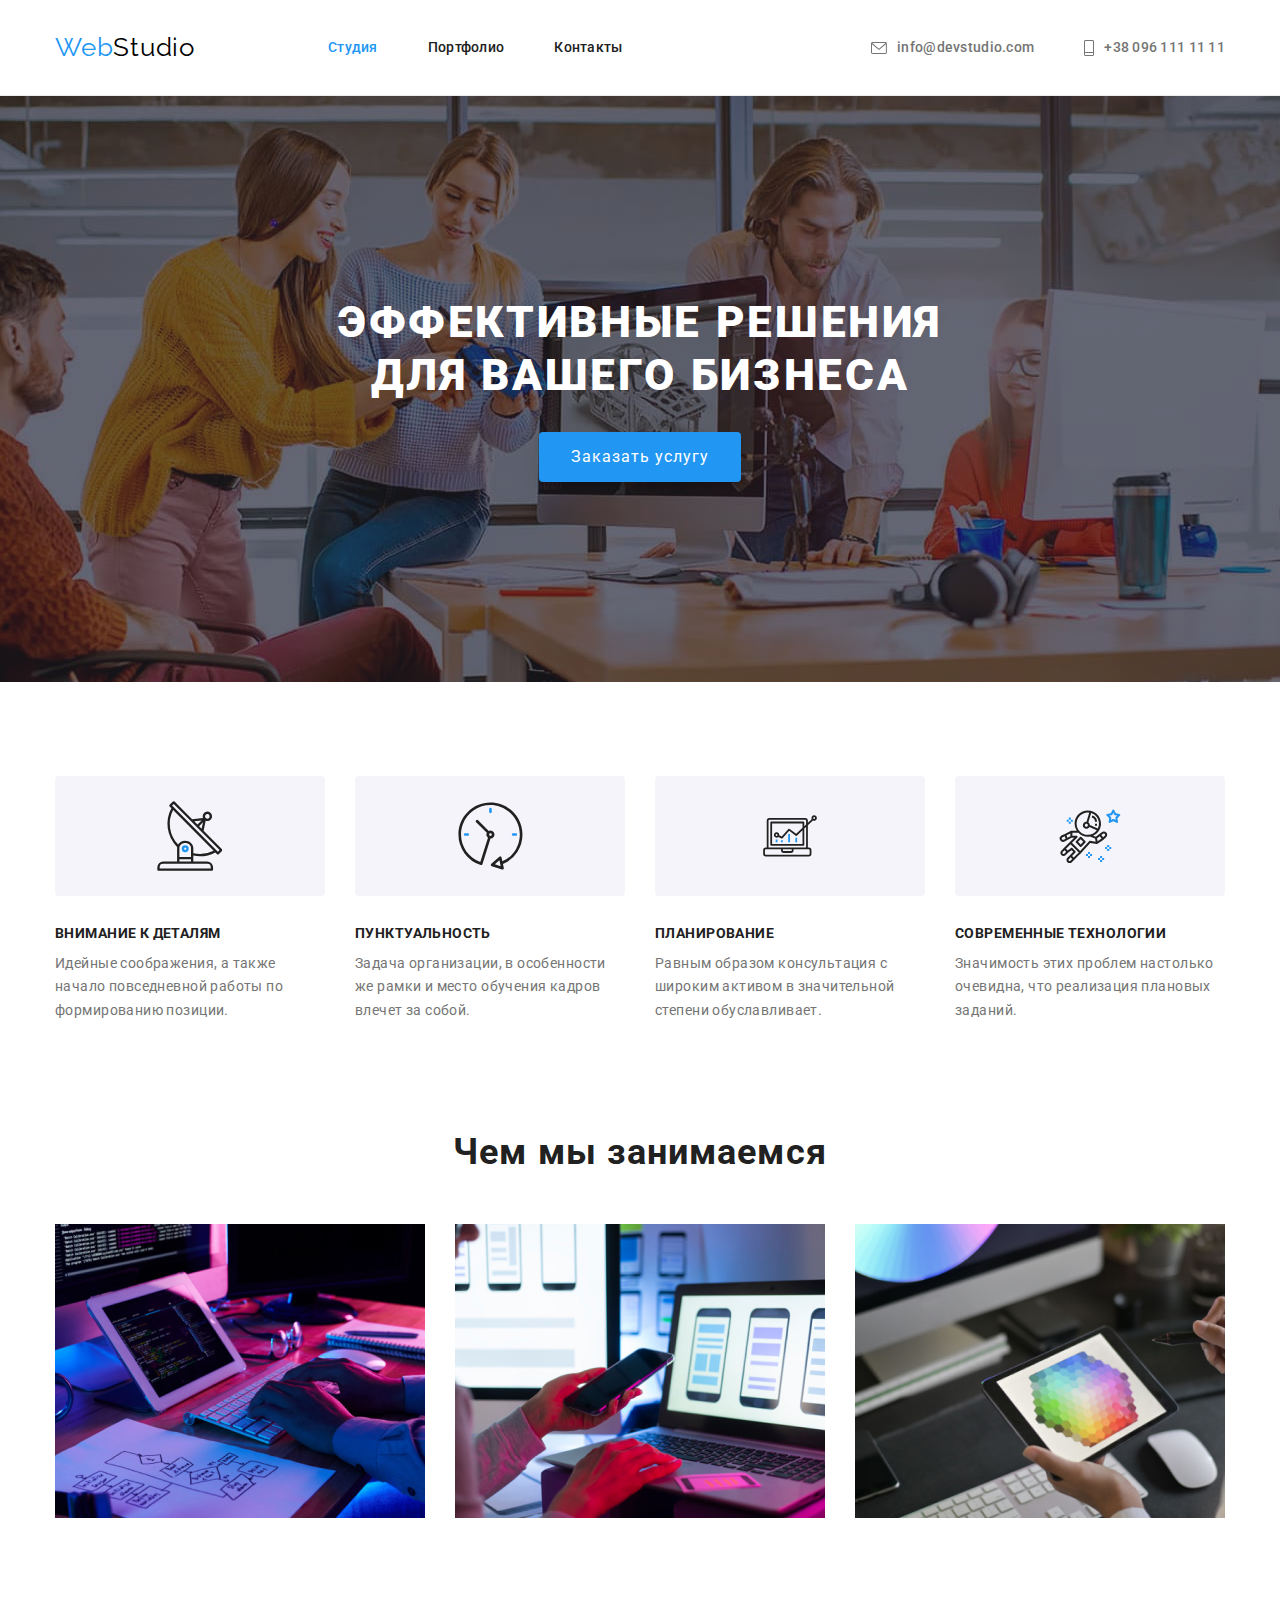
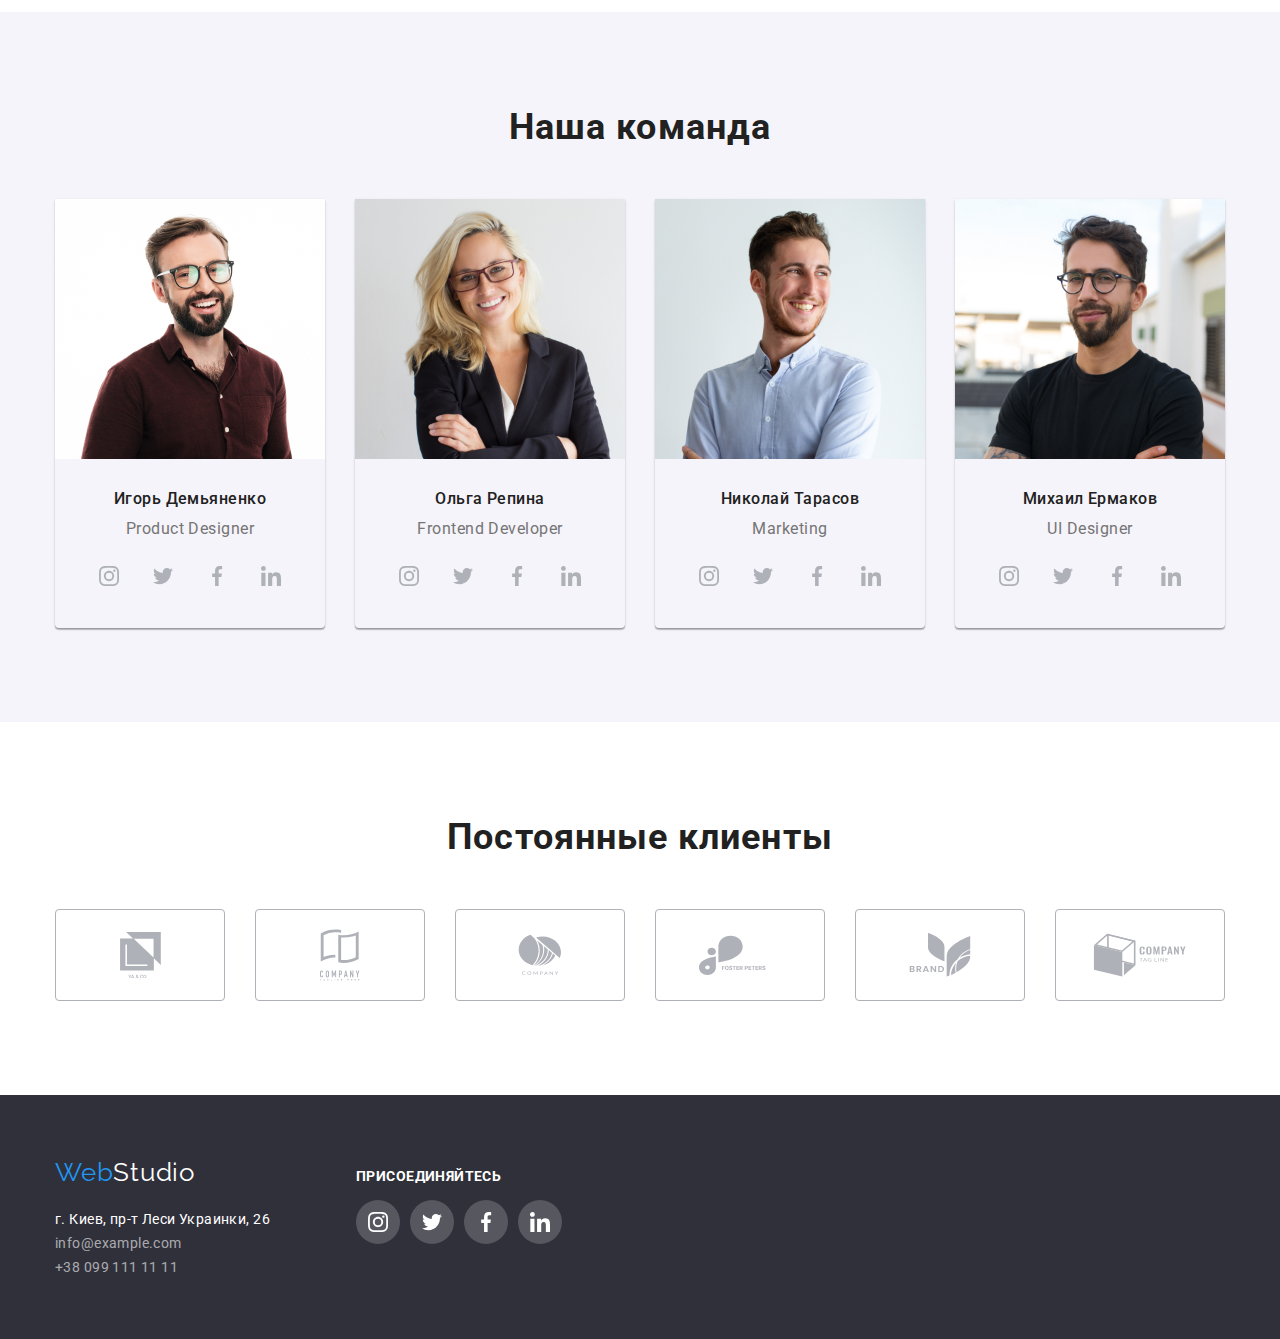
<file: index.html>
<!DOCTYPE html>
<html lang="ru">
    <head>
        <meta charset="utf-8"/>
        <meta name="description" content="Эффективные решения для вашего бизнеса"/>
        <title>Web Studio</title>
        <link rel="preconnect" href="https://fonts.googleapis.com">
        <link rel="preconnect" href="https://fonts.gstatic.com" crossorigin>
        <link href="https://fonts.googleapis.com/css2?family=Raleway:wght@700&family=Roboto:wght@400;500;700;900&display=swap" rel="stylesheet">
        <link rel="stylesheet" href="https://cdnjs.cloudflare.com/ajax/libs/modern-normalize/1.1.0/modern-normalize.min.css">
        <link rel="stylesheet" href="./css/style.css">
    </head>
    <body class="body">

      <!-- Шапка сторінки -->
      <header class="page-header"> 
          <div class="container main-nav">
          <a href="/index.html"class="logo link">Web<span class="black-color">Studio</span></a>  
          <nav> 
            <ul class="site-nav list">
              <li class="item"><a href="./index.html" class="link current">Студия</a></li>
              <li class="item"><a href="./portfolio.html" class="link">Портфолио</a></li>
              <li class="item"><a href=""class="link">Контакты</a></li>
            </ul>
          </nav>
          <ul class="header-info list"> 
              <li class="item">
                  <a href="mailto:info@devstudio.com" class="info-link link">
                    <svg class="item-icon" width="16px" height="12px">
                    <use href="./img/sprite.svg#icon-mail"></use>   
                  </svg><span>info@devstudio.com</span></a>
              </li>

              <li class="item">
                  <a href="tel:+380961111111" class="info-link link">
                    <svg class="item-icon" width="10px" height="16px">
                    <use href="./img/sprite.svg#icon-phone"></use>   
                  </svg><span>+38 096 111 11 11</span></a>
              </li>
          </ul>  
        </div>
      </header>
      
      <!--Унікальний контент сторінки  -->
       <main>

           <!-- Секція перша -->
           <section class="main-section">
               <h1 class="main-title">Эффективные решения для вашего бизнеса</h1>
               <button type="button"class="primary-button">Заказать услугу</button>
        
           </section>

           <!-- Секція друга -->
          
              <section class="secondary-section">
                <div class="container">
                  <ul class="advantages list">
                      <li class="advantage-item"> 
                          <div class="advantage-icon-group">
                             <svg class="advantage-icon" width="65.32px" height="70px">
                              <use class="satellite-icon" href="./img/sprite.svg#icon-satellite1"></use>   
                            </svg>  
                          </div>
                          <h3 class="advantage">Внимание к деталям</h3>
                          <p class="specific-advantage">Идейные соображения, а также начало повседневной работы по формированию позиции.</p>
                     </li>

                     <li class="advantage-item">
                         <div class="advantage-icon-group">
                            <svg class="advantage-icon" width="66.96px" height="70px">
                             <use class="satellite-icon" href="./img/sprite.svg#icon-clock1"></use>   
                           </svg>  
                         </div>
                         <h3 class="advantage">Пунктуальность</h3>
                         <p class="specific-advantage">Задача организации, в особенности же рамки и место обучения кадров влечет за собой.</p>
                     </li>

                     <li class="advantage-item">
                         <div class="advantage-icon-group">
                           <svg class="advantage-icon" width="70px" height="53.69px">
                            <use class="satellite-icon" href="./img/sprite.svg#icon-graph1"></use>   
                          </svg>  
                       </div>
                         <h3 class="advantage">Планирование</h3>
                         <p class="specific-advantage">Равным образом консультация с широким активом в значительной степени обуславливает.</p>
                     </li>

                     <li class="advantage-item">
                         <div class="advantage-icon-group">
                           <svg class="advantage-icon" width="70px" height="60.66px">
                            <use class="satellite-icon" href="./img/sprite.svg#icon-astronaut"></use>   
                          </svg>  
                        </div>
                         <h3 class="advantage">Современные технологии</h3>
                         <p class="specific-advantage">Значимость этих проблем настолько очевидна, что реализация плановых заданий.</p>
                     </li>
                  </ul>
               </div>
              </section>
         
           <!-- Секція третя -->
           
              <section class="third-section">
                <div class="container">
                  <h2 class="secondary-title">Чем мы занимаемся</h2>
                      <ul class="work list">
                          <li class="work-item"><img src="./img/computer-typing.jpg" alt="человек, который сидит за столом и печатает на клавиатуре перед компьютером, а рядом лежат заметки" width="370" height="294">        
                          </li>
                          <li class="work-item"><img src="./img/phone.jpg" alt="человек, который сидит за столом перед ноутбуком и держит в руке телефон" width="370" height="294"> 
                          </li>
                          <li class="work-item"><img src="./img/tablet.jpg" alt="человек, который сидит перед компьютером и держит в руке планшет с ручкой, а на планшете изображена гамма цветов" width="370" height="294"> 
                          </li>
                       </ul>
                 </div>
              </section>
           
       
           <!-- Секція четверта -->
              <section class="team-section">
                  <h2 class="secondary-title">Наша команда</h2>
                  <ul class="team list container">
                      <li class="team-card">
                          <img src="./img/employee-1.jpg" alt="молодой человек в очках, в темной рубашке ,брюнет который улыбается" width="270" height="260">
                          <h3 class="employee-name">Игорь Демьяненко</h3>
                          <p lang="en" class="team-specialty"> Product Designer</p>
                          <ul class="team-icon-list">
                          
                            <li class="team-icon-item">
                              <a href="" class="team-icon-item">
                                <svg class="team-icon" width="20px" height="20px">
                                  <use href="./img/sprite.svg#icon-instagram"></use>   
                                </svg> 
                              </a>
                           </li>

                           <li class="team-icon-item">
                             <a href="" class="team-icon-item">
                               <svg class="team-icon" width="20px" height="20px">
                                 <use href="./img/sprite.svg#icon-twitter"></use>   
                               </svg>
                            </a>
                           </li>

                           <li class="team-icon-item">
                             <a href="" class="team-icon-item">
                              <svg class="team-icon" width="20px" height="20px">
                                <use href="./img/sprite.svg#icon-facebook"></use>   
                              </svg>
                             </a>
                           </li>

                           <li class="team-icon-item">
                             <a href="" class="team-icon-item">
                              <svg class="team-icon" width="20px" height="20px">
                                <use href="./img/sprite.svg#icon-linkedin"></use>   
                              </svg>
                             </a>
                           </li>
                         </ul>   
                      </li>
 
                      <li class="team-card">
                         <img src="./img/employee-2.jpg" alt="молодая девушка в очках, блондинка в костюме которая улыбается" width="270" height="260">
                         <h3 class="employee-name">Ольга Репина</h3>
                         <p lang="en" class="team-specialty"> Frontend Developer</p> 
                         <ul class="team-icon-list">
                          
                          <li class="team-icon-item">
                            <a href="" class="team-icon-item">
                              <svg class="team-icon" width="20px" height="20px">
                                <use href="./img/sprite.svg#icon-instagram"></use>   
                              </svg> 
                            </a>
                         </li>

                         <li class="team-icon-item">
                           <a href="" class="team-icon-item">
                             <svg class="team-icon" width="20px" height="20px">
                               <use href="./img/sprite.svg#icon-twitter"></use>   
                             </svg>
                          </a>
                         </li>

                         <li class="team-icon-item">
                           <a href="" class="team-icon-item">
                            <svg class="team-icon" width="20px" height="20px">
                              <use href="./img/sprite.svg#icon-facebook"></use>   
                            </svg>
                           </a>
                         </li>

                         <li class="team-icon-item">
                           <a href="" class="team-icon-item">
                            <svg class="team-icon" width="20px" height="20px">
                              <use href="./img/sprite.svg#icon-linkedin"></use>   
                            </svg>
                           </a>
                         </li>
                       </ul>   
                    </li>
 
                     <li class="team-card">
                         <img src="./img/employee-3.jpg" alt="молодой парень в белой рубашке, который улыбается" width="270" height="260">
                         <h3 class="employee-name">Николай Тарасов</h3>
                         <p lang="en" class="team-specialty"> Marketing</p>
                         <ul class="team-icon-list">
                          
                          <li class="team-icon-item">
                            <a href="" class="team-icon-item">
                              <svg class="team-icon" width="20px" height="20px">
                                <use href="./img/sprite.svg#icon-instagram"></use>   
                              </svg> 
                            </a>
                         </li>

                         <li class="team-icon-item">
                           <a href="" class="team-icon-item">
                             <svg class="team-icon" width="20px" height="20px">
                               <use href="./img/sprite.svg#icon-twitter"></use>   
                             </svg>
                          </a>
                         </li>

                         <li class="team-icon-item">
                           <a href="" class="team-icon-item">
                            <svg class="team-icon" width="20px" height="20px">
                              <use href="./img/sprite.svg#icon-facebook"></use>   
                            </svg>
                           </a>
                         </li>

                         <li class="team-icon-item">
                           <a href="" class="team-icon-item">
                            <svg class="team-icon" width="20px" height="20px">
                              <use href="./img/sprite.svg#icon-linkedin"></use>   
                            </svg>
                           </a>
                         </li>
                       </ul>   
                    </li>
 
                      <li class="team-card">
                         <img src="./img/employee-4.jpg" alt="молодой парень в очках, брюнет, в черной футболке, слегка улыбается" width="270" height="260">
                         <h3 class="employee-name">Михаил Ермаков</h3>
                         <p lang="en" class="team-specialty"> UI Designer</p>
                         <ul class="team-icon-list">
                          
                          <li class="team-icon-item">
                            <a href="" class="team-icon-item">
                              <svg class="team-icon" width="20px" height="20px">
                                <use href="./img/sprite.svg#icon-instagram"></use>   
                              </svg> 
                            </a>
                         </li>

                         <li class="team-icon-item">
                           <a href="" class="team-icon-item">
                             <svg class="team-icon" width="20px" height="20px">
                               <use href="./img/sprite.svg#icon-twitter"></use>   
                             </svg>
                          </a>
                         </li>

                         <li class="team-icon-item">
                           <a href="" class="team-icon-item">
                            <svg class="team-icon" width="20px" height="20px">
                              <use href="./img/sprite.svg#icon-facebook"></use>   
                            </svg>
                           </a>
                         </li>

                         <li class="team-icon-item">
                           <a href="" class="team-icon-item">
                            <svg class="team-icon" width="20px" height="20px">
                              <use href="./img/sprite.svg#icon-linkedin"></use>   
                            </svg>
                           </a>
                         </li>
                       </ul>   
                    </li>
              </ul> 

              </section>
<!-- Секція п'ята -->
              <section class="clients-section">
                <h2 class="secondary-title">Постоянные клиенты</h2>
                <ul class="clients-logo-list container">
                  <li class="clients-logo-item">
                    <a href="" class="clients-logo-item link">
                      <svg class="clients-icon" width="41px" height="46.7px">
                        <use href="./img/sprite.svg#icon-client-1"></use>
                      </svg>
                    </a>
                  </li>

                  <li class="clients-logo-item">
                    <a href="" class="clients-logo-item link">
                      <svg class="clients-icon" width="40px" height="52px">
                        <use href="./img/sprite.svg#icon-client-2"></use>
                      </svg>
                    </a>
                  </li>

                  <li class="clients-logo-item">
                    <a href="" class="clients-logo-item link">
                      <svg class="clients-icon" width="43.46px" height="41.18px">
                        <use href="./img/sprite.svg#icon-client-3"></use>
                      </svg>
                    </a>
                  </li>

                  <li class="clients-logo-item">
                    <a href="" class="clients-logo-item link">
                      <svg class="clients-icon" width="84.44px" height="40.62px">
                        <use href="./img/sprite.svg#icon-client-4"></use>
                      </svg>
                    </a>
                  </li>

                  <li class="clients-logo-item">
                    <a href="" class="clients-logo-item link">
                      <svg class="clients-icon" width="62.54px" height="45.43px">
                        <use href="./img/sprite.svg#icon-client-5"></use>
                      </svg>
                    </a>
                  </li>

                  <li class="clients-logo-item">
                    <a href="" class="clients-logo-item link">
                      <svg class="clients-icon" width="93.79px" height="43.93px">
                        <use href="./img/sprite.svg#icon-client-6"></use>
                      </svg>
                    </a>
                  </li>
                </ul>
              </section>
           
       </main>

      <!--Підвал сторінки -->
       <footer class="footer">
           <div class="container footer-container">
             <div class="address-container"> 
               <a href="/index.html"class="logo link">Web<span class="white-color">Studio</span></a>
              <address>
                 <ul class="address list">
                     <li><a href=""class="physical-address link">г. Киев, пр-т Леси Украинки, 26</a></li> 
                     <li><a href="info@example.com" class="info link">info@example.com</a></li>
                     <li><a href="tel:+380991111111" class="info link">+38 099 111 11 11</a></li>  
                 </ul>
              </address>
             </div>
              
              <div class="join container">
                <h3 class="join-title">Присоединяйтесь</h3>
                <ul class="join-icon-list">
                  <li class="join-icon-item">
                    <a href="" class="join-icon-item">
                      <svg width="20px" height="20px">
                        <use href="./img/sprite.svg#icon-instagram"></use>   
                      </svg>
                    </a>
                   </li>
    
                   <li class="join-icon-item">
                     <a href="" class="join-icon-item">
                      <svg  width="20px" height="20px">
                        <use href="./img/sprite.svg#icon-twitter"></use>   
                      </svg>
                     </a>
                   </li>
    
                   <li class="join-icon-item">
                     <a href="" class="join-icon-item">
                      <svg width="20px" height="20px">
                        <use href="./img/sprite.svg#icon-facebook"></use>   
                      </svg>
                     </a>
                   </li>
    
                   <li class="join-icon-item">
                     <a href="" class="join-icon-item"> 
                      <svg width="20px" height="20px">
                        <use href="./img/sprite.svg#icon-linkedin"></use>   
                      </svg>
                     </a>
                   </li>
                 </ul>  
                </li>
                </ul>
               </div>

           </div>

       </footer>

  </body>
   
</html>
</file>
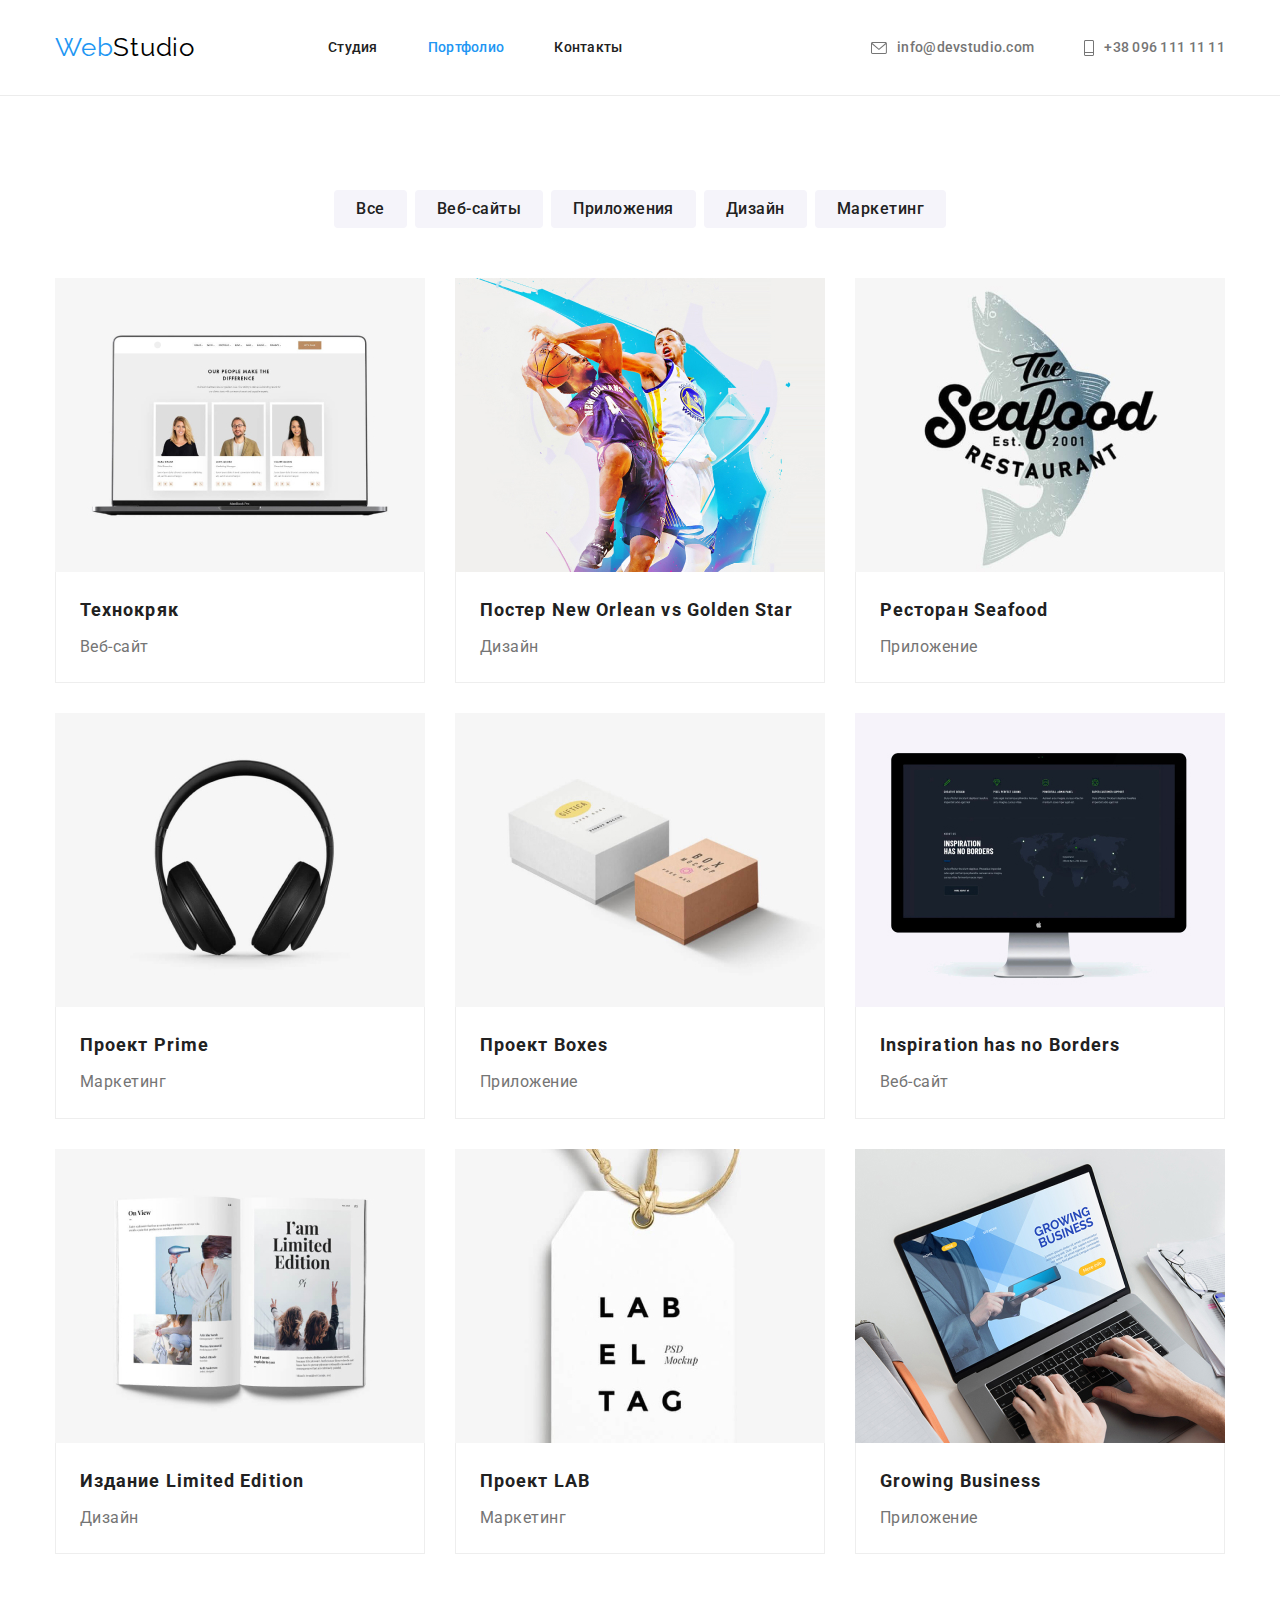
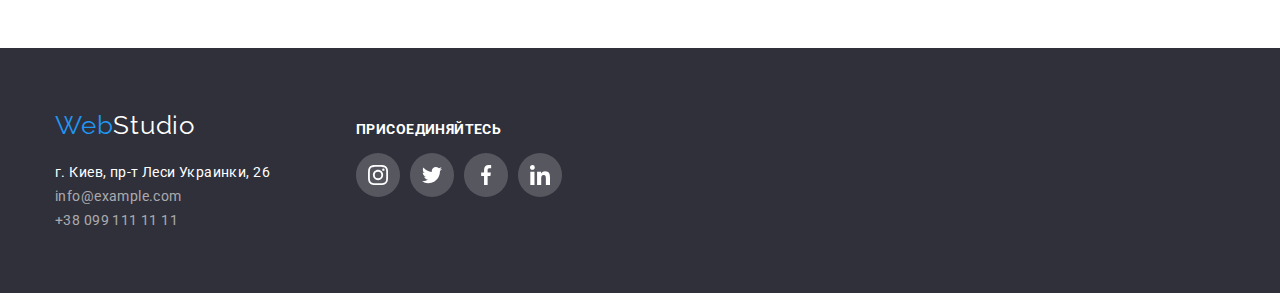
<file: portfolio.html>
<!DOCTYPE html>
<html lang="ru">
    <head>
        <meta charset="utf-8"/>
        <meta name="description" content="Эффективные решения для вашего бизнеса"/>
        <title>Web Studio</title>
        <link rel="preconnect" href="https://fonts.googleapis.com">
        <link rel="preconnect" href="https://fonts.gstatic.com" crossorigin>
        <link href="https://fonts.googleapis.com/css2?family=Raleway:wght@700&family=Roboto:wght@400;500;700;900&display=swap" rel="stylesheet">
        <link rel="stylesheet" href="https://cdnjs.cloudflare.com/ajax/libs/modern-normalize/1.1.0/modern-normalize.min.css">
        <link rel="stylesheet" href="./css/style.css">
    </head>

    <body class="body">
      <!-- Шапка сторінки -->
      <header class="page-header"> 
        <div class="container main-nav">
        <a href="/index.html"class="logo link">Web<span class="black-color">Studio</span></a>  
        <nav> 
          <ul class="site-nav list">
            <li class="item"><a href="./index.html" class="link">Студия</a></li>
            <li class="item"><a href="./portfolio.html" class="link current">Портфолио</a></li>
            <li class="item"><a href=""class="link">Контакты</a></li>
          </ul>
        </nav>
        <ul class="header-info list"> 
            <li class="item">
                <a href="mailto:info@devstudio.com" class="info-link link">
                  <svg class="item-icon" width="16px" height="12px">
                  <use href="./img/sprite.svg#icon-mail"></use>   
                </svg><span>info@devstudio.com</span></a>
            </li>

            <li class="item">
                <a href="tel:+380961111111" class="info-link link">
                  <svg class="item-icon" width="10px" height="16px">
                  <use href="./img/sprite.svg#icon-phone"></use>   
                </svg><span>+38 096 111 11 11</span></a>
            </li>
        </ul>  
      </div>
    </header>
      
      <!-- Унікальний контент сторінки -->
      <main>
        
        <section class="portfolio-section"> 
        <div class="container">
          <ul class="portfolio-nav list">
            <li class="nav-button"><button type="button" class="secondary-button">Все</button></li>
            <li class="nav-button"><button type="button" class="secondary-button">Веб-сайты</button></li>
            <li class="nav-button"><button type="button" class="secondary-button">Приложения</button></li>
            <li class="nav-button"><button type="button" class="secondary-button">Дизайн</button></li>
            <li class="nav-button"><button type="button" class="secondary-button">Маркетинг</button></li>
        </ul>

        <ul class="portfolio-items list">
          <li class="portfolio-card">
            <a href="" class="portfolio-link">
              <img src="./img/techno.jpg" alt="открытый ноутбук, на экране которого изображен сайт" width="370" height="294">
             <div class="card-text">
              <h2 class="item-name">Технокряк</h3>
              <p class="item-description">Веб-сайт</p>
            </div>
            </a>
              
          </li>

          <li class="portfolio-card">
            <a href="" class="portfolio-link">
              <img src="./img/poster.jpg" alt="постер, на котором два человека в спортивной форме борются за баскетбольный мяч" width="370" height="294">
              <div class="card-text">
                <h2 class="item-name">Постер<span lang="en"> New Orlean vs Golden Star</span></h3>
                <p class="item-description">Дизайн</p>
            </div>
            </a> 
          </li>

          <li class="portfolio-card">
            <a href="" class="portfolio-link">
              <img src="./img/restaurant.jpg" alt="логотип ресторана морской пищи в форме надписи на фоне рыбы" width="370" height="294">
              <div class="card-text">
                <h2 class="item-name">Ресторан<span lang="en"> Seafood</span></h3>
                <p class="item-description">Приложение</p>
              </div>
            </a>
          </li>

          <li class="portfolio-card">
            <a href="" class="portfolio-link">
              <img src="./img/headset.jpg" alt="большие черные наушники" width="370" height="294">
              <div class="card-text">
                <h2 class="item-name">Проект<span lang="en"> Prime</span></h3>
                <p class="item-description">Маркетинг</p>
            </div>
            </a>
          </li>

          <li class="portfolio-card">
            <a href="" class="portfolio-link">
              <img src="./img/boxes.jpg" alt="две коробки, одна большая в белом цвете, вторая меньше коричневая" width="370" height="294">
              <div class="card-text">
                <h2 class="item-name">Проект<span lang="en"> Boxes</span></h3>
                <p class="item-description">Приложение</p>
            </div>
            </a>
          </li>

          <li class="portfolio-card">
            <a href="" class="portfolio-link">
              <img src="./img/web-computer.jpg" alt="монитор компьютера, на котором запечатлен сайт на темном фоне" width="370" height="294">
              <div class="card-text">
                <h2 class="item-name"><span lang="en">Inspiration has no Borders</span></h3>
                <p class="item-description">Веб-сайт</p>
            </div>
            </a>
          </li>

          <li class="portfolio-card">
            <a href="" class="portfolio-link">
              <img src="./img/book.jpg" alt="книга, иллюстрированная картинками и текстом" width="370" height="294">
              <div class="card-text">
                <h2 class="item-name">Издание<span lang="en"> Limited Edition</span></h3>
                <p class="item-description">Дизайн</p>
            </div>
            </a> 
          </li>

          <li class="portfolio-card">
            <a href="" class="portfolio-link">
              <img src="./img/label.jpg" alt="белый брелок с надписью" width="370" height="294">
              <div class="card-text">
                <h2 class="item-name">Проект<span lang="en"> LAB</span></h3>
                <p class="item-description">Маркетинг</p>
            </div>
            </a>  
          </li>

          <li class="portfolio-card">
            <a href="" class="portfolio-link">
              <img src="./img/laptop.jpg" alt="открытый ноутбук, на котором человеческие руки печатают" width="370" height="294">
              <div class="card-text">
                <h2 class="item-name"><span lang="en">Growing Business</span></h3>
                <p class="item-description">Приложение</p>
            </div>
            </a>
          </li>
      </ul> 
    </div>
   </section>
    </main>

         <!--Підвал сторінки -->
         <footer class="footer">
          <div class="container footer-container">
            <div class="address-container"> 
              <a href="/index.html"class="logo link">Web<span class="white-color">Studio</span></a>
             <address>
                <ul class="address list">
                    <li><a href=""class="physical-address link">г. Киев, пр-т Леси Украинки, 26</a></li> 
                    <li><a href="info@example.com" class="info link">info@example.com</a></li>
                    <li><a href="tel:+380991111111" class="info link">+38 099 111 11 11</a></li>  
                </ul>
             </address>
            </div>
             
             <div class="join container">
               <h3 class="join-title">Присоединяйтесь</h3>
               <ul class="join-icon-list">
                 <li class="join-icon-item">
                   <a href="" class="join-icon-item">
                     <svg width="20px" height="20px">
                       <use href="./img/sprite.svg#icon-instagram"></use>   
                     </svg>
                   </a>
                  </li>
   
                  <li class="join-icon-item">
                    <a href="" class="join-icon-item">
                     <svg  width="20px" height="20px">
                       <use href="./img/sprite.svg#icon-twitter"></use>   
                     </svg>
                    </a>
                  </li>
   
                  <li class="join-icon-item">
                    <a href="" class="join-icon-item">
                     <svg width="20px" height="20px">
                       <use href="./img/sprite.svg#icon-facebook"></use>   
                     </svg>
                    </a>
                  </li>
   
                  <li class="join-icon-item">
                    <a href="" class="join-icon-item"> 
                     <svg width="20px" height="20px">
                       <use href="./img/sprite.svg#icon-linkedin"></use>   
                     </svg>
                    </a>
                  </li>
                </ul>  
               </li>
               </ul>
              </div>

          </div>

      </footer>

 </body>
  
</html>
</file>
<file: css/style.css>
:root {
    --primary-text-color: #212121;
    --paragraph-text-color: #757575;
    --accent-color: #2196F3;
    --body-background-color: #FFFFFF;
    --logo-black-color: #000000;
    --footor-background-color: #2F303A;
    --team-background-color: #F5F4FA;
    --footer-info-color: rgba(255, 255, 255, 0.6);
    --primary-button-shadow: 0px 4px 4px rgba(0, 0, 0, 0.15);
    --team-card-shadow: 0px 1px 3px rgba(0, 0, 0, 0.12), 0px 1px 1px rgba(0, 0, 0, 0.14), 0px 2px 1px rgba(0, 0, 0, 0.2);
    --portfolio-card-shadow: 0px 1px 1px rgba(0, 0, 0, 0.12), 0px 4px 4px rgba(0, 0, 0, 0.06), 1px 4px 6px rgba(0, 0, 0, 0.16);
    --secondary-button-shadow: 0px 3px 1px rgba(0, 0, 0, 0.1), 0px 1px 2px rgba(0, 0, 0, 0.08), 0px 2px 2px rgba(0, 0, 0, 0.12);
    --card-border-color: 1px solid #EEEEEE;
    --icon-color: #AFB1B8;
    --icon-background-color: rgba(255, 255, 255, 0.1);
    --header-border-color: 1px solid #ECECEC;
}

*, 
*::before,
*::after {
    box-sizing: border-box;
}

.body {
    background-color: var(--body-background-color);
    color: var(--primary-text-color);
    font-family: 'Roboto', 'Arial', sans-serif;
 }
 .container {
     width: 1200px;
     padding-left: 15px;
     padding-right: 15px;
     margin: 0 auto;
 }
 .list {
     list-style: none;
     margin-top: 0;
     margin-bottom: 0;
 }
 .link {
     text-decoration: none;
 }
 /* Шапка сторінки */
 
 /* Лого хедер */
 .page-header {
    border-bottom: var(--header-border-color);
 }
 .page-header .main-nav {
     display: flex;
     align-items: center;
     padding-top: 32px;
     padding-bottom: 32px;
 }
 .logo {
     color: var(--accent-color);
     font-family: 'Raleway', 'Arial', sans-serif;
     font-size: 26px;
     line-height: 1.2;
     letter-spacing: 0.03em;  
 }
 .logo .black-color {
     color: var(--logo-black-color);  
     display: inline-block; 
 }
 .logo:hover,
 .logo:focus {
     color: var(--accent-color);
 }
 
 /* Навігація */
 .site-nav {
     font-weight: 500;
     font-size: 14px;
     line-height: 1.1;
     letter-spacing: 0.02em;
 
     display: flex;
     margin-left: 93px;
 }
 .site-nav .item:not(:last-child),
 .header-info .item:not(:last-child){
     margin-right: 50px;
 }
 .site-nav .link {
     color: var(--primary-text-color);
     display: block;
 }
 .site-nav .link:hover,
 .site-nav .link:focus {
     color: var(--accent-color);
 }
 .site-nav .link.current{
     color: var(--accent-color);
 }
 .header-info {
     font-weight: 500;
     font-size: 14px;
     line-height: 1.1;
     letter-spacing: 0.02em;
 
     padding: 0;
     margin-left: auto;
     display: flex;
     align-items: center;
 }
 .info-link {
     color: var(--paragraph-text-color);
     display: flex;
     align-items: center;
 }
 .info-link:hover,
 .info-link:focus {
     color: var(--accent-color);
 }
 .item {
     color: var(--paragraph-text-color);
     display: flex;
     align-items: center;
 }
 .item:hover,
 .item-focus {
     color: var(--accent-color);
 }
 .item-icon {
  fill: currentColor;
  margin-right: 10px;
 }
 
 /* Унікальний контент сторінки */
 
 /* Секція перша */
 
 .main-section {
     background-color: var(--footor-background-color);
     color: var(--body-background-color);
     margin-top: 0;
     padding: 200px 0;
     text-align: center;
 
     background-image: linear-gradient(
        to right, 
        rgba(47, 48, 58, 0.4),
        rgba(47, 48, 58, 0.4)
      ),
        url(../img/hero.jpg);
    
     background-repeat: no-repeat;
     background-position: center;
     background-size: 1600px;
 }
 .main-title {
     font-weight: 900;
     font-size: 44px;
     line-height: 1.2;
     letter-spacing: 0.06em;
     text-transform: uppercase;
     
     margin: 0 auto 30px auto;
     width: 696px;
 }
 /* Кнопка */
 .primary-button {
     background-color: var(--accent-color);
     color: var(--body-background-color);
     font-family: inherit;
     font-size: 16px;
     line-height: 1.9;
     letter-spacing: 0.06em;
 
     box-shadow: var(--primary-button-shadow);
     border: none;
     border-radius: 4px; 
     padding: 10px 32px;
     min-width: 200px;
     text-align: center;
     margin-top: 0;
     cursor: pointer;
 }
 
 /* Секція друга */
 .secondary-section .container .advantages {
     display: flex;
     justify-content: space-between;
 }
 .secondary-section {
     padding: 94px 0 47px 0;
 }
 .advantages {
     padding-left: 0;
     padding-right: 0;
 }
 .adwantage-item {
     max-width: 270px;
     padding-left: 0;
     padding-right: 0;
     margin-left: 0;
     margin-right: 0;   
 }
 .advantage-icon-group {
     background-color: var(--team-background-color);
     color: currentColor;
     width: 270px;
     height: 120px;   
     border-radius: 4px;
    
     display: flex;
     justify-content: center;
     align-items: center;
     margin-bottom: 30px; 
     padding: 0;
 }
 .satellite-icon {
     text-align: center;
     justify-content: center; 
 }
 .advantage {
     font-size: 14px;
     line-height: 1.1;
     letter-spacing: 0.03em;
     text-transform: uppercase;
 
     margin-top: 0;
     margin-bottom: 10px;
 }
 .specific-advantage {
     color: var(--paragraph-text-color);
     font-size: 14px;
     line-height: 1.7;
     letter-spacing: 0.03em;
 
     margin-top: 0;
     max-width: 270px;
 }
 
 /* Секція третя */
 .third-section {
    padding: 47px 0 94px 0;
 }
 .secondary-title {
     font-size: 36px;
     line-height: 1.2;
     text-align: center;
     letter-spacing: 0.03em;
     
     margin-top: 0;
     margin-bottom: 50px;
 }
 .work {
     display: flex;
     justify-content: space-between;
     padding-left: 0;
     padding-right: 0;
 }
 
 /* Секція четверта */
 .team-section {
     background-color: var(--team-background-color);
     padding: 94px 0;
 }
 
 .team {
     display: flex;
     justify-content: space-between;
 }
 .team-card {
     text-align: center;
 
     box-shadow: var(--team-card-shadow);
     border-radius: 0px 0px 4px 4px;
 }
 .employee-name {
     font-weight: 500;
     font-size: 16px;
     line-height: 1.2;
     letter-spacing: 0.03em;
 
     margin-top: 30px;
     margin-bottom: 10px;
 }
 .team-specialty {
     font-size: 16px;
     line-height: 1.2;
     letter-spacing: 0.03em;
     color: var(--paragraph-text-color);
 
     margin-top: 0;
     margin-bottom: 16px;
 }
 /* Іконки четверта секція */

.team-icon-list {
    list-style: none;
    padding-left: 32px;
    padding-right: 32px;
    margin-bottom: 30px;

    display: flex;
    justify-content: center;
    align-items: center;
}
.team-icon-item {
    width: 44px;
    height: 44px;
    display: flex;
    justify-content: center;
    align-items: center;
    border-radius: 50%; 
    fill: var(--icon-color);
}
.team-icon-item:not(:last-child){
    margin-right: 10px;
}
.team-icon-item:hover,
.team-icon-item:focus {
    background-color: var(--accent-color);
    fill: var(--body-background-color);
}

/* П'ята секція + іконки */
.clients-section {
    padding-top: 94px;
}
.clients-logo-list {
    list-style: none;
    display: flex;
    justify-content: space-between;
    align-items: center;
    padding-bottom: 94px; 
}
.clients-logo-item {
    width: 170px;
    height: 92px;
    border: 1px solid var(--icon-color);
    border-radius: 4px;
    fill: var(--icon-color);

    display: flex;
    justify-content: center;
    align-items: center;
}
.clients-logo-item .link {
    border: none;
}
.clients-logo-item:hover,
.clients-logo-item:focus {
   fill: var(--accent-color);
   border-color: var(--accent-color); 
}


 /* Підвал сторінки */
 .footer {
     background-color: var(--footor-background-color);
     
     padding: 60px 0;
     margin-top: 0;
     margin-bottom: 0;
 }

 .footer-container {
     display: flex;
     align-items: baseline;
 }
 .address-container {
     margin-right: 70px;
 }
 /* Лого футер */
 
 .logo .link {
     margin-left: 215px;
 }
 .white-color {
     color: var(--body-background-color);
 }
 .logo > .white-color {
     display: inline-block;
     margin-bottom: 20px;
 }
 .address {
     font-style: normal;
     font-size: 14px;
     line-height: 1.7;
     letter-spacing: 0.03em;
 
     padding: 0;
     width: 231px;
 }
 .physical-address {
     color: var(--body-background-color);
     margin-top: 0;
     margin-bottom: 9px;
 }
 .address .info {
     color: var(--footer-info-color);
     margin-top: 0;
     margin-bottom: 9px;
 }
 .address .link:hover,
 .address .link:focus {
     color: var(--accent-color);
 }
.join {
    padding-left: 0;
}
.join-title {
    font-size: 14px;
    line-height: 1.1;
    letter-spacing: 0.03em;
    text-transform: uppercase;
    color: var(--body-background-color); 
}
.join-icon-list {
    list-style: none;
    display: flex;
    align-items: center;
    padding-left: 0;
}
.join-icon-item {
    width: 44px;
    height: 44px;
    display: flex;
    justify-content: center;
    align-items: center;
    border-radius: 50%; 
    fill: var(--body-background-color);
    background-color: var(--icon-background-color);
}
.join-icon-item:not(:last-child){
    margin-right: 10px;
}
.join-icon-item:hover,
.join-icon-item:focus {
  background-color: var(--accent-color);
    fill: var(--body-background-color);  
}

 /* Портфоліо */
.portfolio-section {
   padding: 94px 0; 
}
.portfolio-nav {
    display: flex;
    justify-content: center;
    margin-bottom: 50px;
    padding-left: 0;
}
/* Кнопки у портфоліо */
.secondary-button{
   background: var(--team-background-color);
   color: var(--primary-text-color);
   font-weight: 500;
   font-size: 16px;
   line-height: 1.6;
   text-align: center;
   letter-spacing: 0.03em;

   min-width: 73px;
   border-radius: 4px;
   border: transparent;
  
   padding: 6px 22px;
   margin-top: 0;
   cursor: pointer;    
}
.nav-button:not(:last-child) {
   margin-right: 8px;
}
.secondary-button:hover,
.secondary-button:focus {
   background: var(--accent-color);
   color: var(--body-background-color);
   box-shadow: var(--secondary-button-shadow);
}
.portfolio-items {
   display: flex;
   flex-wrap: wrap;
  
   padding-right: 0;
   padding-left: 0;
}
.portfolio-card:not(:nth-child(-n+3) ) {
  margin-top: 30px;
}
.portfolio-card:not(:nth-child(3n)) {
  margin-right: 30px;
}
.portfolio-link {
    text-decoration: none;
    display: block;
}
.portfolio-link:hover,
.portfolio-link:focus {
    box-shadow: var(--portfolio-card-shadow);
}
.card-text {
   margin-left: 0;
   margin-right: 0;
   padding-left: 0;
   padding-right: 0;
   width: 370px;
   box-sizing: border-box;
   border-top: none;
   border-left: var(--card-border-color);
   border-right: var(--card-border-color);
   border-bottom: var(--card-border-color);
}
img {
   display: block;
}
.item-name {
   font-size: 18px;
   line-height: 2.0;
   letter-spacing: 0.06em;

   padding: 20px 24px 4px;
   margin-top: 0;
   margin-bottom: 0;
   min-width: 322px;
   color: var(--primary-text-color);
}
.item-description {
   color: var(--paragraph-text-color);
   font-size: 16px;
   line-height: 1.9;
   letter-spacing: 0.03em;

   padding: 0 24px 20px ;
   margin-top: 0;
   margin-bottom: 0;
   min-width: 322px;
}
</file>
